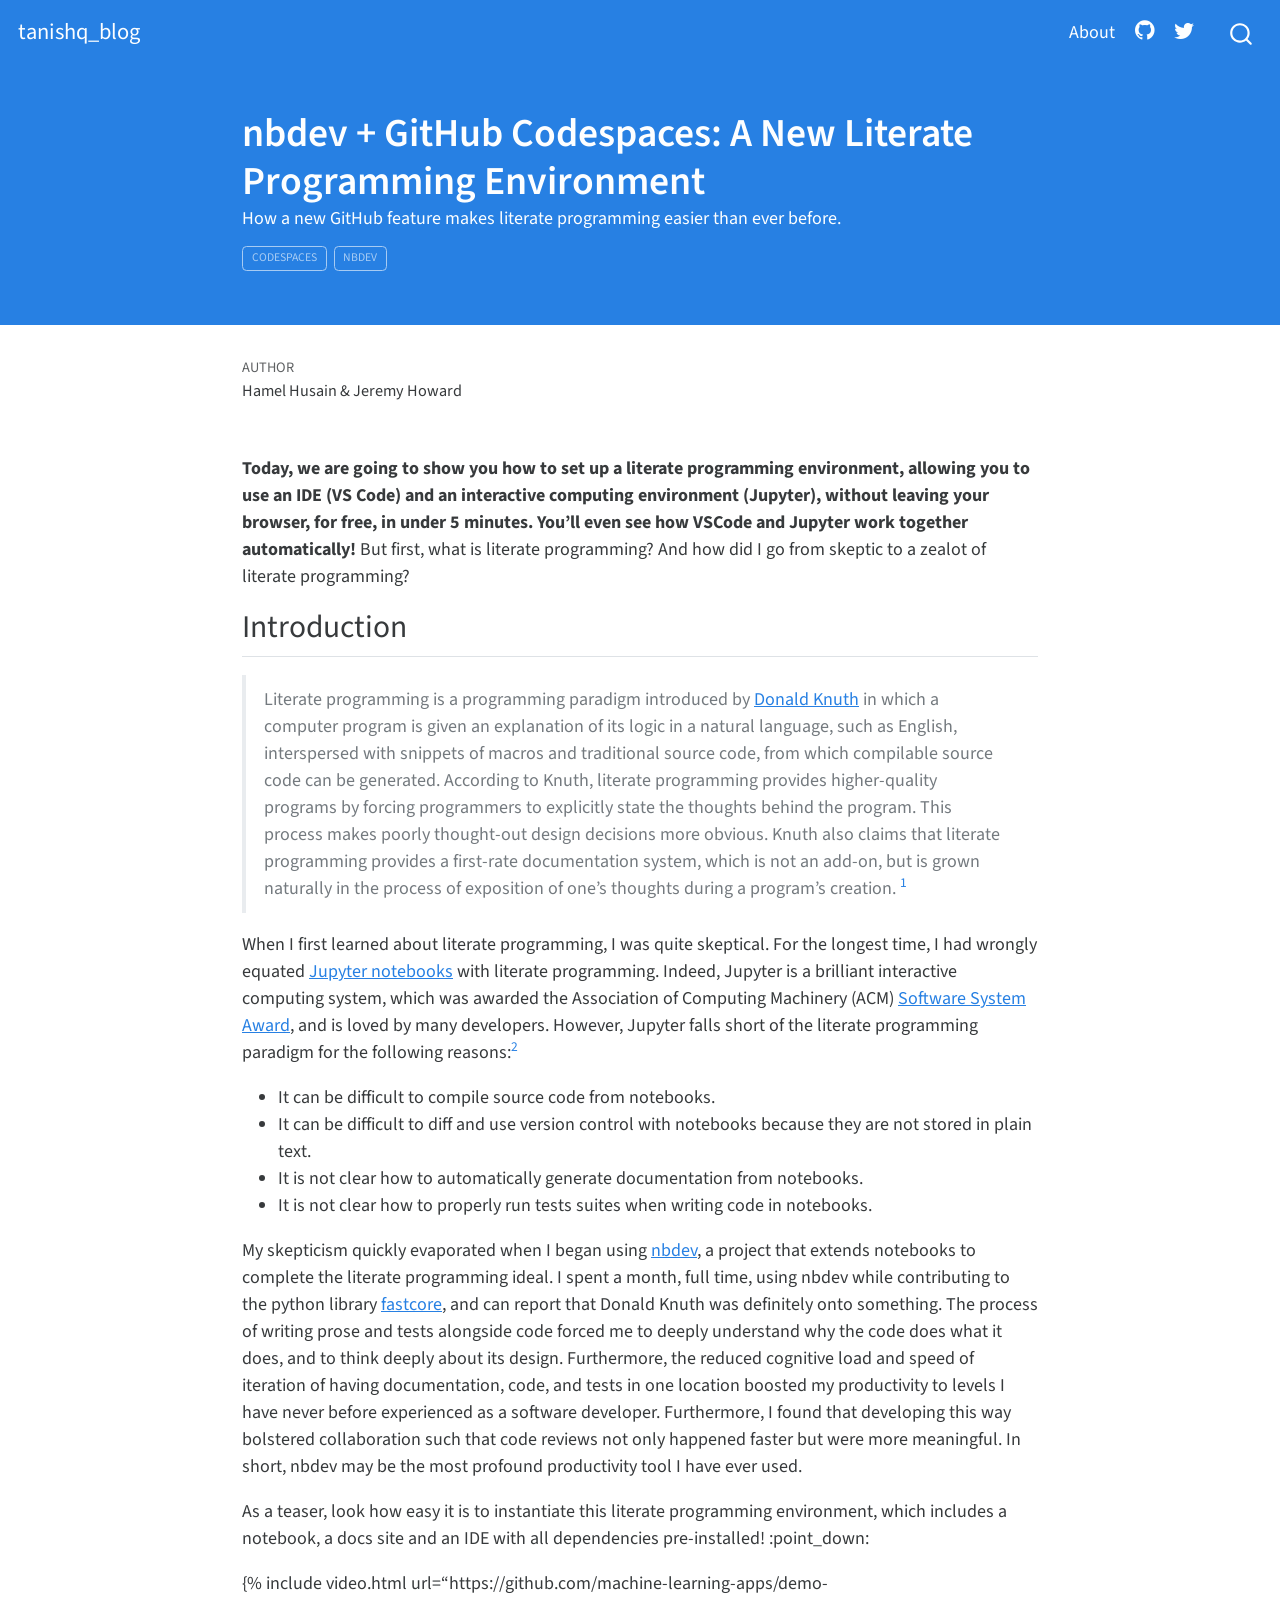
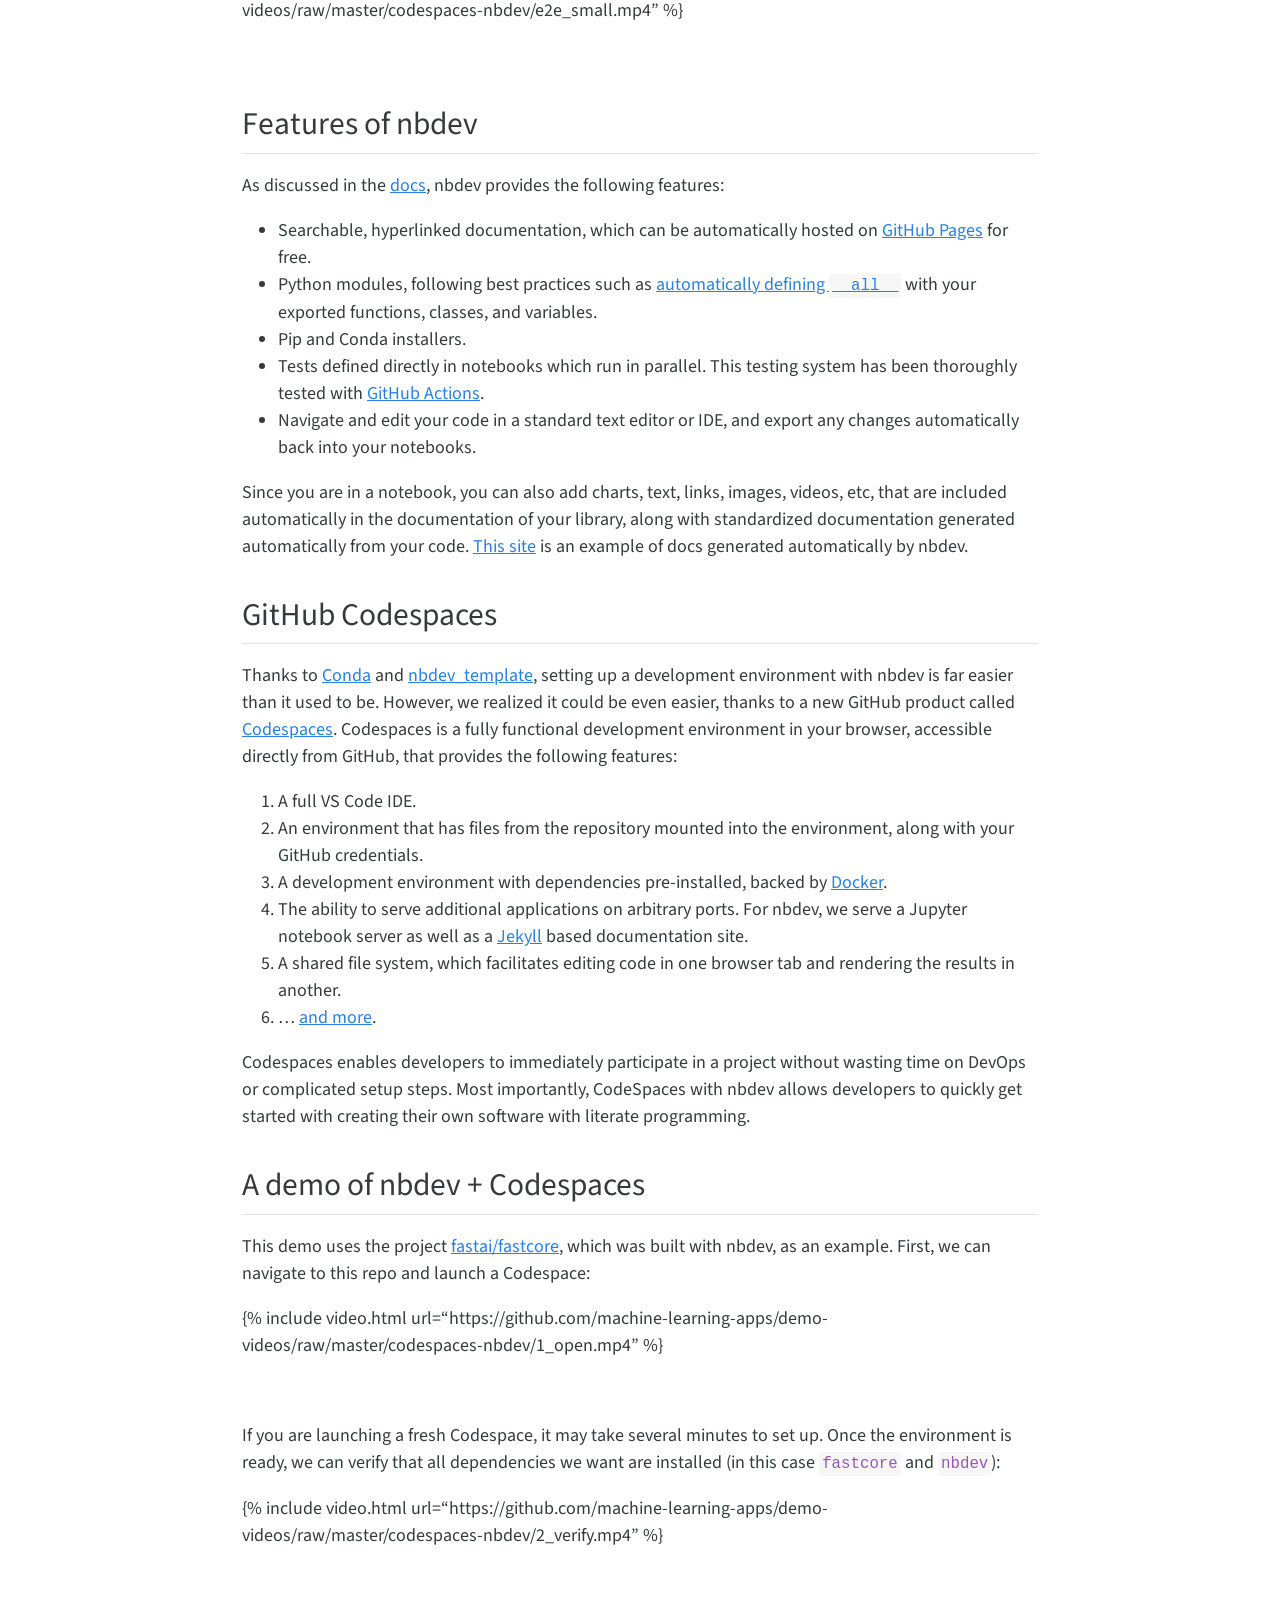
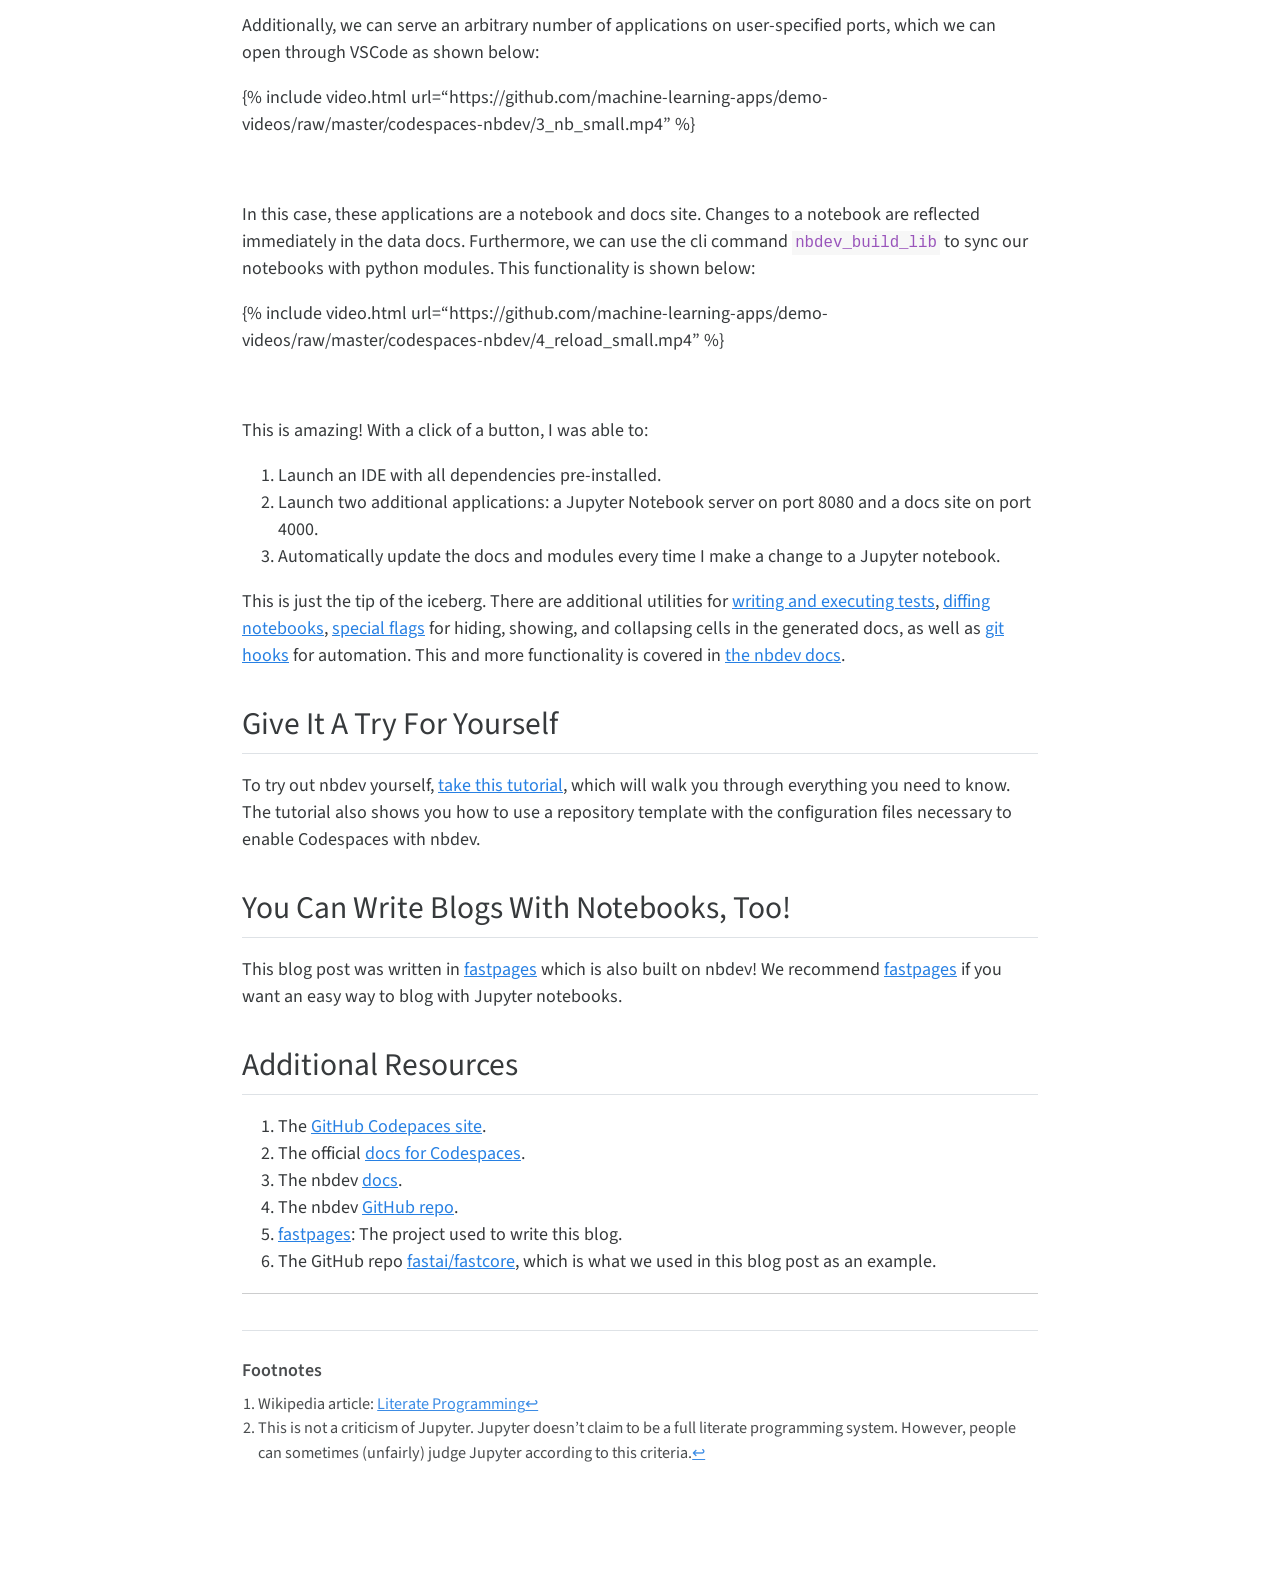
<file: codespaces/index.html>
<html xmlns="http://www.w3.org/1999/xhtml">
<head>
  <title>Redirect</title>
  <script type="text/javascript">
    var redirects = {"":"../posts/2020-12-10-codespaces.html"};
    var hash = window.location.hash.startsWith('#') ? window.location.hash.slice(1) : window.location.hash;
    var redirect = redirects[hash] || redirects[""] || "/";
    window.document.title = 'Redirect to  ' +  redirect;
    window.location.replace(redirect);
  </script>
</head>
<body>
</body>
</html>
</file>
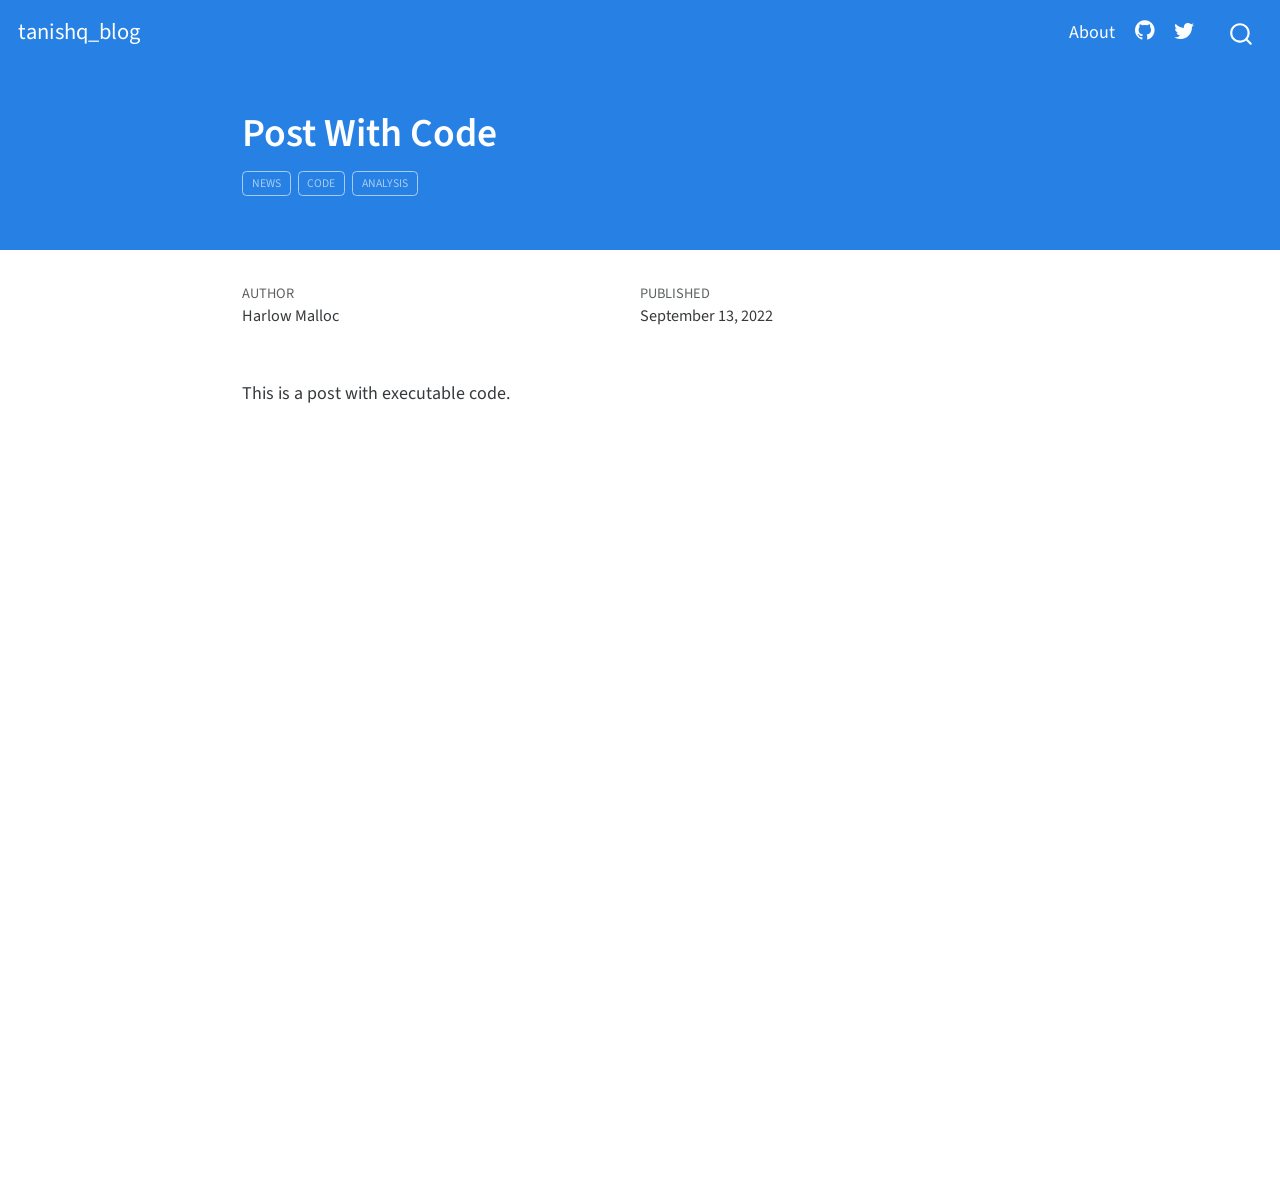
<file: posts/post-with-code/index.html>
<!DOCTYPE html>
<html xmlns="http://www.w3.org/1999/xhtml" lang="en" xml:lang="en"><head>

<meta charset="utf-8">
<meta name="generator" content="quarto-1.2.101">

<meta name="viewport" content="width=device-width, initial-scale=1.0, user-scalable=yes">

<meta name="author" content="Harlow Malloc">
<meta name="dcterms.date" content="2022-09-13">

<title>tanishq_blog - Post With Code</title>
<style>
code{white-space: pre-wrap;}
span.smallcaps{font-variant: small-caps;}
div.columns{display: flex; gap: min(4vw, 1.5em);}
div.column{flex: auto; overflow-x: auto;}
div.hanging-indent{margin-left: 1.5em; text-indent: -1.5em;}
ul.task-list{list-style: none;}
ul.task-list li input[type="checkbox"] {
  width: 0.8em;
  margin: 0 0.8em 0.2em -1.6em;
  vertical-align: middle;
}
</style>


<script src="../../site_libs/quarto-nav/quarto-nav.js"></script>
<script src="../../site_libs/quarto-nav/headroom.min.js"></script>
<script src="../../site_libs/clipboard/clipboard.min.js"></script>
<script src="../../site_libs/quarto-search/autocomplete.umd.js"></script>
<script src="../../site_libs/quarto-search/fuse.min.js"></script>
<script src="../../site_libs/quarto-search/quarto-search.js"></script>
<meta name="quarto:offset" content="../../">
<script src="../../site_libs/quarto-html/quarto.js"></script>
<script src="../../site_libs/quarto-html/popper.min.js"></script>
<script src="../../site_libs/quarto-html/tippy.umd.min.js"></script>
<script src="../../site_libs/quarto-html/anchor.min.js"></script>
<link href="../../site_libs/quarto-html/tippy.css" rel="stylesheet">
<link href="../../site_libs/quarto-html/quarto-syntax-highlighting.css" rel="stylesheet" id="quarto-text-highlighting-styles">
<script src="../../site_libs/bootstrap/bootstrap.min.js"></script>
<link href="../../site_libs/bootstrap/bootstrap-icons.css" rel="stylesheet">
<link href="../../site_libs/bootstrap/bootstrap.min.css" rel="stylesheet" id="quarto-bootstrap" data-mode="light">
<script id="quarto-search-options" type="application/json">{
  "location": "navbar",
  "copy-button": false,
  "collapse-after": 3,
  "panel-placement": "end",
  "type": "overlay",
  "limit": 20,
  "language": {
    "search-no-results-text": "No results",
    "search-matching-documents-text": "matching documents",
    "search-copy-link-title": "Copy link to search",
    "search-hide-matches-text": "Hide additional matches",
    "search-more-match-text": "more match in this document",
    "search-more-matches-text": "more matches in this document",
    "search-clear-button-title": "Clear",
    "search-detached-cancel-button-title": "Cancel",
    "search-submit-button-title": "Submit"
  }
}</script>


<link rel="stylesheet" href="../../styles.css">
</head>

<body class="nav-fixed fullcontent">

<div id="quarto-search-results"></div>
  <header id="quarto-header" class="headroom fixed-top">
    <nav class="navbar navbar-expand-lg navbar-dark ">
      <div class="navbar-container container-fluid">
      <div class="navbar-brand-container">
    <a class="navbar-brand" href="../../index.html">
    <span class="navbar-title">tanishq_blog</span>
    </a>
  </div>
          <button class="navbar-toggler" type="button" data-bs-toggle="collapse" data-bs-target="#navbarCollapse" aria-controls="navbarCollapse" aria-expanded="false" aria-label="Toggle navigation" onclick="if (window.quartoToggleHeadroom) { window.quartoToggleHeadroom(); }">
  <span class="navbar-toggler-icon"></span>
</button>
          <div class="collapse navbar-collapse" id="navbarCollapse">
            <ul class="navbar-nav navbar-nav-scroll ms-auto">
  <li class="nav-item">
    <a class="nav-link" href="../../about.html">About</a>
  </li>  
  <li class="nav-item compact">
    <a class="nav-link" href="https://github.com/"><i class="bi bi-github" role="img">
</i> 
 </a>
  </li>  
  <li class="nav-item compact">
    <a class="nav-link" href="https://twitter.com"><i class="bi bi-twitter" role="img">
</i> 
 </a>
  </li>  
</ul>
              <div id="quarto-search" class="" title="Search"></div>
          </div> <!-- /navcollapse -->
      </div> <!-- /container-fluid -->
    </nav>
</header>
<!-- content -->
<header id="title-block-header" class="quarto-title-block default page-columns page-full">
  <div class="quarto-title-banner page-columns page-full">
    <div class="quarto-title column-body">
      <h1 class="title">Post With Code</h1>
                                <div class="quarto-categories">
                <div class="quarto-category">news</div>
                <div class="quarto-category">code</div>
                <div class="quarto-category">analysis</div>
              </div>
                  </div>
  </div>
    
  
  <div class="quarto-title-meta">

      <div>
      <div class="quarto-title-meta-heading">Author</div>
      <div class="quarto-title-meta-contents">
               <p>Harlow Malloc </p>
            </div>
    </div>
      
      <div>
      <div class="quarto-title-meta-heading">Published</div>
      <div class="quarto-title-meta-contents">
        <p class="date">September 13, 2022</p>
      </div>
    </div>
      
    </div>
    
  
  </header><div id="quarto-content" class="quarto-container page-columns page-rows-contents page-layout-article page-navbar">
<!-- sidebar -->
<!-- margin-sidebar -->
    
<!-- main -->
<main class="content quarto-banner-title-block" id="quarto-document-content">




<p>This is a post with executable code.</p>



</main> <!-- /main -->
<script id="quarto-html-after-body" type="application/javascript">
window.document.addEventListener("DOMContentLoaded", function (event) {
  const toggleBodyColorMode = (bsSheetEl) => {
    const mode = bsSheetEl.getAttribute("data-mode");
    const bodyEl = window.document.querySelector("body");
    if (mode === "dark") {
      bodyEl.classList.add("quarto-dark");
      bodyEl.classList.remove("quarto-light");
    } else {
      bodyEl.classList.add("quarto-light");
      bodyEl.classList.remove("quarto-dark");
    }
  }
  const toggleBodyColorPrimary = () => {
    const bsSheetEl = window.document.querySelector("link#quarto-bootstrap");
    if (bsSheetEl) {
      toggleBodyColorMode(bsSheetEl);
    }
  }
  toggleBodyColorPrimary();  
  const icon = "";
  const anchorJS = new window.AnchorJS();
  anchorJS.options = {
    placement: 'right',
    icon: icon
  };
  anchorJS.add('.anchored');
  const clipboard = new window.ClipboardJS('.code-copy-button', {
    target: function(trigger) {
      return trigger.previousElementSibling;
    }
  });
  clipboard.on('success', function(e) {
    // button target
    const button = e.trigger;
    // don't keep focus
    button.blur();
    // flash "checked"
    button.classList.add('code-copy-button-checked');
    var currentTitle = button.getAttribute("title");
    button.setAttribute("title", "Copied!");
    setTimeout(function() {
      button.setAttribute("title", currentTitle);
      button.classList.remove('code-copy-button-checked');
    }, 1000);
    // clear code selection
    e.clearSelection();
  });
  function tippyHover(el, contentFn) {
    const config = {
      allowHTML: true,
      content: contentFn,
      maxWidth: 500,
      delay: 100,
      arrow: false,
      appendTo: function(el) {
          return el.parentElement;
      },
      interactive: true,
      interactiveBorder: 10,
      theme: 'quarto',
      placement: 'bottom-start'
    };
    window.tippy(el, config); 
  }
  const noterefs = window.document.querySelectorAll('a[role="doc-noteref"]');
  for (var i=0; i<noterefs.length; i++) {
    const ref = noterefs[i];
    tippyHover(ref, function() {
      // use id or data attribute instead here
      let href = ref.getAttribute('data-footnote-href') || ref.getAttribute('href');
      try { href = new URL(href).hash; } catch {}
      const id = href.replace(/^#\/?/, "");
      const note = window.document.getElementById(id);
      return note.innerHTML;
    });
  }
  var bibliorefs = window.document.querySelectorAll('a[role="doc-biblioref"]');
  for (var i=0; i<bibliorefs.length; i++) {
    const ref = bibliorefs[i];
    const cites = ref.parentNode.getAttribute('data-cites').split(' ');
    tippyHover(ref, function() {
      var popup = window.document.createElement('div');
      cites.forEach(function(cite) {
        var citeDiv = window.document.createElement('div');
        citeDiv.classList.add('hanging-indent');
        citeDiv.classList.add('csl-entry');
        var biblioDiv = window.document.getElementById('ref-' + cite);
        if (biblioDiv) {
          citeDiv.innerHTML = biblioDiv.innerHTML;
        }
        popup.appendChild(citeDiv);
      });
      return popup.innerHTML;
    });
  }
});
</script>
</div> <!-- /content -->



</body></html>
</file>
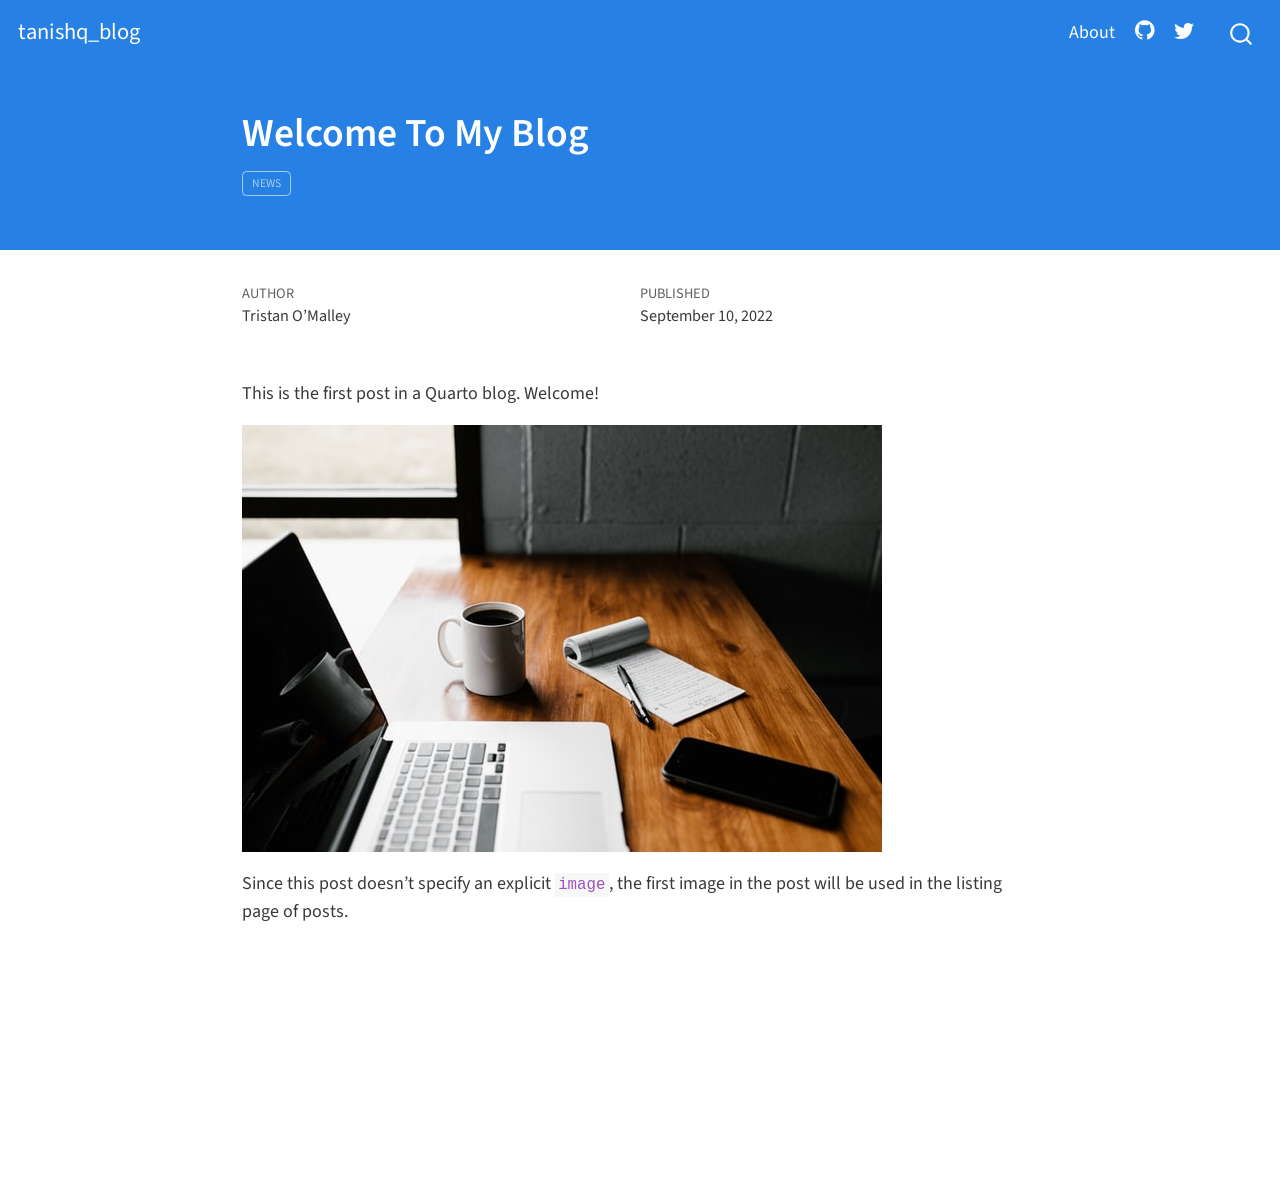
<file: posts/welcome/index.html>
<!DOCTYPE html>
<html xmlns="http://www.w3.org/1999/xhtml" lang="en" xml:lang="en"><head>

<meta charset="utf-8">
<meta name="generator" content="quarto-1.2.101">

<meta name="viewport" content="width=device-width, initial-scale=1.0, user-scalable=yes">

<meta name="author" content="Tristan O’Malley">
<meta name="dcterms.date" content="2022-09-10">

<title>tanishq_blog - Welcome To My Blog</title>
<style>
code{white-space: pre-wrap;}
span.smallcaps{font-variant: small-caps;}
div.columns{display: flex; gap: min(4vw, 1.5em);}
div.column{flex: auto; overflow-x: auto;}
div.hanging-indent{margin-left: 1.5em; text-indent: -1.5em;}
ul.task-list{list-style: none;}
ul.task-list li input[type="checkbox"] {
  width: 0.8em;
  margin: 0 0.8em 0.2em -1.6em;
  vertical-align: middle;
}
</style>


<script src="../../site_libs/quarto-nav/quarto-nav.js"></script>
<script src="../../site_libs/quarto-nav/headroom.min.js"></script>
<script src="../../site_libs/clipboard/clipboard.min.js"></script>
<script src="../../site_libs/quarto-search/autocomplete.umd.js"></script>
<script src="../../site_libs/quarto-search/fuse.min.js"></script>
<script src="../../site_libs/quarto-search/quarto-search.js"></script>
<meta name="quarto:offset" content="../../">
<script src="../../site_libs/quarto-html/quarto.js"></script>
<script src="../../site_libs/quarto-html/popper.min.js"></script>
<script src="../../site_libs/quarto-html/tippy.umd.min.js"></script>
<script src="../../site_libs/quarto-html/anchor.min.js"></script>
<link href="../../site_libs/quarto-html/tippy.css" rel="stylesheet">
<link href="../../site_libs/quarto-html/quarto-syntax-highlighting.css" rel="stylesheet" id="quarto-text-highlighting-styles">
<script src="../../site_libs/bootstrap/bootstrap.min.js"></script>
<link href="../../site_libs/bootstrap/bootstrap-icons.css" rel="stylesheet">
<link href="../../site_libs/bootstrap/bootstrap.min.css" rel="stylesheet" id="quarto-bootstrap" data-mode="light">
<script id="quarto-search-options" type="application/json">{
  "location": "navbar",
  "copy-button": false,
  "collapse-after": 3,
  "panel-placement": "end",
  "type": "overlay",
  "limit": 20,
  "language": {
    "search-no-results-text": "No results",
    "search-matching-documents-text": "matching documents",
    "search-copy-link-title": "Copy link to search",
    "search-hide-matches-text": "Hide additional matches",
    "search-more-match-text": "more match in this document",
    "search-more-matches-text": "more matches in this document",
    "search-clear-button-title": "Clear",
    "search-detached-cancel-button-title": "Cancel",
    "search-submit-button-title": "Submit"
  }
}</script>


<link rel="stylesheet" href="../../styles.css">
</head>

<body class="nav-fixed fullcontent">

<div id="quarto-search-results"></div>
  <header id="quarto-header" class="headroom fixed-top">
    <nav class="navbar navbar-expand-lg navbar-dark ">
      <div class="navbar-container container-fluid">
      <div class="navbar-brand-container">
    <a class="navbar-brand" href="../../index.html">
    <span class="navbar-title">tanishq_blog</span>
    </a>
  </div>
          <button class="navbar-toggler" type="button" data-bs-toggle="collapse" data-bs-target="#navbarCollapse" aria-controls="navbarCollapse" aria-expanded="false" aria-label="Toggle navigation" onclick="if (window.quartoToggleHeadroom) { window.quartoToggleHeadroom(); }">
  <span class="navbar-toggler-icon"></span>
</button>
          <div class="collapse navbar-collapse" id="navbarCollapse">
            <ul class="navbar-nav navbar-nav-scroll ms-auto">
  <li class="nav-item">
    <a class="nav-link" href="../../about.html">About</a>
  </li>  
  <li class="nav-item compact">
    <a class="nav-link" href="https://github.com/"><i class="bi bi-github" role="img">
</i> 
 </a>
  </li>  
  <li class="nav-item compact">
    <a class="nav-link" href="https://twitter.com"><i class="bi bi-twitter" role="img">
</i> 
 </a>
  </li>  
</ul>
              <div id="quarto-search" class="" title="Search"></div>
          </div> <!-- /navcollapse -->
      </div> <!-- /container-fluid -->
    </nav>
</header>
<!-- content -->
<header id="title-block-header" class="quarto-title-block default page-columns page-full">
  <div class="quarto-title-banner page-columns page-full">
    <div class="quarto-title column-body">
      <h1 class="title">Welcome To My Blog</h1>
                                <div class="quarto-categories">
                <div class="quarto-category">news</div>
              </div>
                  </div>
  </div>
    
  
  <div class="quarto-title-meta">

      <div>
      <div class="quarto-title-meta-heading">Author</div>
      <div class="quarto-title-meta-contents">
               <p>Tristan O’Malley </p>
            </div>
    </div>
      
      <div>
      <div class="quarto-title-meta-heading">Published</div>
      <div class="quarto-title-meta-contents">
        <p class="date">September 10, 2022</p>
      </div>
    </div>
      
    </div>
    
  
  </header><div id="quarto-content" class="quarto-container page-columns page-rows-contents page-layout-article page-navbar">
<!-- sidebar -->
<!-- margin-sidebar -->
    
<!-- main -->
<main class="content quarto-banner-title-block" id="quarto-document-content">




<p>This is the first post in a Quarto blog. Welcome!</p>
<p><img src="thumbnail.jpg" class="img-fluid"></p>
<p>Since this post doesn’t specify an explicit <code>image</code>, the first image in the post will be used in the listing page of posts.</p>



</main> <!-- /main -->
<script id="quarto-html-after-body" type="application/javascript">
window.document.addEventListener("DOMContentLoaded", function (event) {
  const toggleBodyColorMode = (bsSheetEl) => {
    const mode = bsSheetEl.getAttribute("data-mode");
    const bodyEl = window.document.querySelector("body");
    if (mode === "dark") {
      bodyEl.classList.add("quarto-dark");
      bodyEl.classList.remove("quarto-light");
    } else {
      bodyEl.classList.add("quarto-light");
      bodyEl.classList.remove("quarto-dark");
    }
  }
  const toggleBodyColorPrimary = () => {
    const bsSheetEl = window.document.querySelector("link#quarto-bootstrap");
    if (bsSheetEl) {
      toggleBodyColorMode(bsSheetEl);
    }
  }
  toggleBodyColorPrimary();  
  const icon = "";
  const anchorJS = new window.AnchorJS();
  anchorJS.options = {
    placement: 'right',
    icon: icon
  };
  anchorJS.add('.anchored');
  const clipboard = new window.ClipboardJS('.code-copy-button', {
    target: function(trigger) {
      return trigger.previousElementSibling;
    }
  });
  clipboard.on('success', function(e) {
    // button target
    const button = e.trigger;
    // don't keep focus
    button.blur();
    // flash "checked"
    button.classList.add('code-copy-button-checked');
    var currentTitle = button.getAttribute("title");
    button.setAttribute("title", "Copied!");
    setTimeout(function() {
      button.setAttribute("title", currentTitle);
      button.classList.remove('code-copy-button-checked');
    }, 1000);
    // clear code selection
    e.clearSelection();
  });
  function tippyHover(el, contentFn) {
    const config = {
      allowHTML: true,
      content: contentFn,
      maxWidth: 500,
      delay: 100,
      arrow: false,
      appendTo: function(el) {
          return el.parentElement;
      },
      interactive: true,
      interactiveBorder: 10,
      theme: 'quarto',
      placement: 'bottom-start'
    };
    window.tippy(el, config); 
  }
  const noterefs = window.document.querySelectorAll('a[role="doc-noteref"]');
  for (var i=0; i<noterefs.length; i++) {
    const ref = noterefs[i];
    tippyHover(ref, function() {
      // use id or data attribute instead here
      let href = ref.getAttribute('data-footnote-href') || ref.getAttribute('href');
      try { href = new URL(href).hash; } catch {}
      const id = href.replace(/^#\/?/, "");
      const note = window.document.getElementById(id);
      return note.innerHTML;
    });
  }
  var bibliorefs = window.document.querySelectorAll('a[role="doc-biblioref"]');
  for (var i=0; i<bibliorefs.length; i++) {
    const ref = bibliorefs[i];
    const cites = ref.parentNode.getAttribute('data-cites').split(' ');
    tippyHover(ref, function() {
      var popup = window.document.createElement('div');
      cites.forEach(function(cite) {
        var citeDiv = window.document.createElement('div');
        citeDiv.classList.add('hanging-indent');
        citeDiv.classList.add('csl-entry');
        var biblioDiv = window.document.getElementById('ref-' + cite);
        if (biblioDiv) {
          citeDiv.innerHTML = biblioDiv.innerHTML;
        }
        popup.appendChild(citeDiv);
      });
      return popup.innerHTML;
    });
  }
});
</script>
</div> <!-- /content -->



</body></html>
</file>
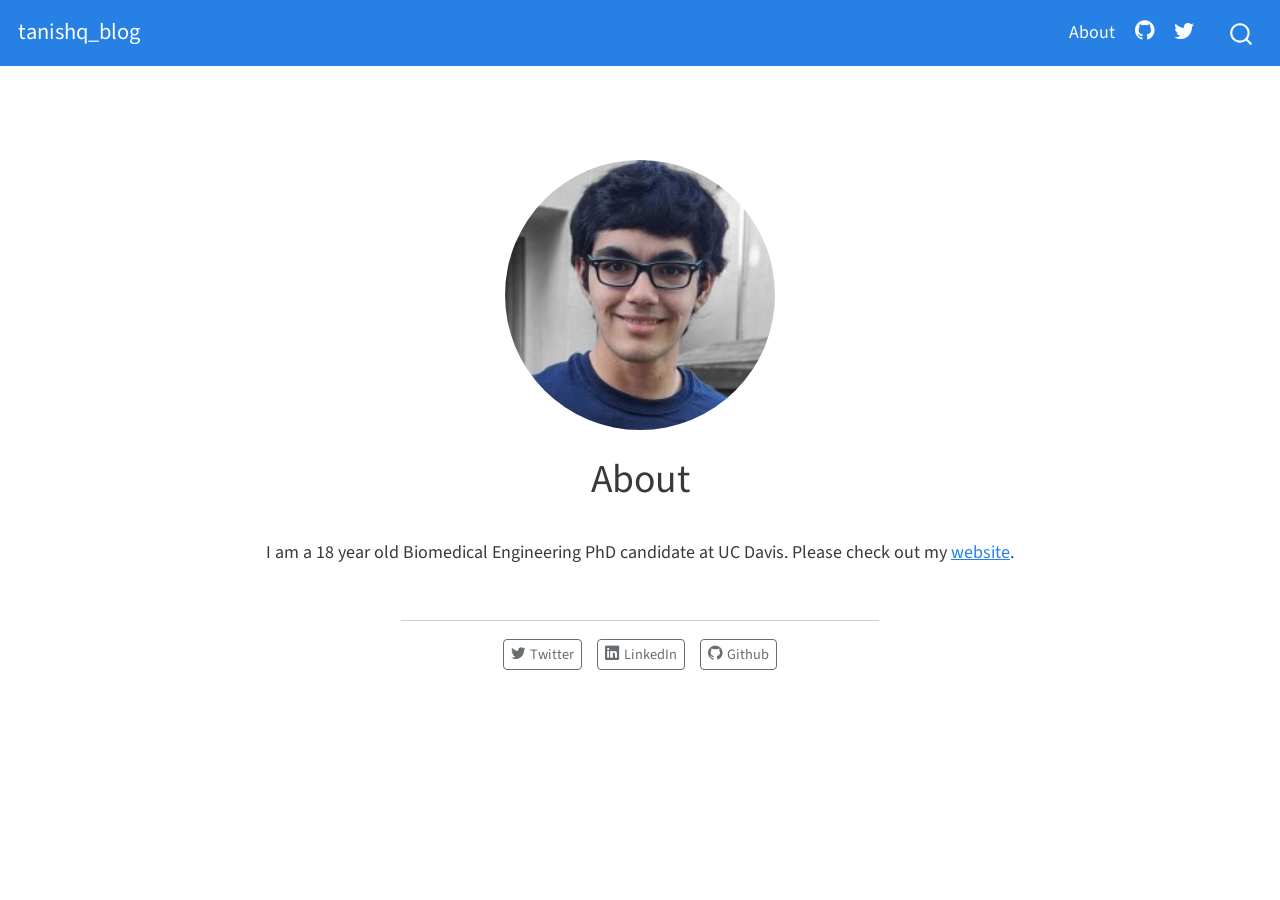
<file: about.html>
<!DOCTYPE html>
<html xmlns="http://www.w3.org/1999/xhtml" lang="en" xml:lang="en"><head>

<meta charset="utf-8">
<meta name="generator" content="quarto-1.2.101">

<meta name="viewport" content="width=device-width, initial-scale=1.0, user-scalable=yes">


<title>tanishq_blog - About</title>
<style>
code{white-space: pre-wrap;}
span.smallcaps{font-variant: small-caps;}
div.columns{display: flex; gap: min(4vw, 1.5em);}
div.column{flex: auto; overflow-x: auto;}
div.hanging-indent{margin-left: 1.5em; text-indent: -1.5em;}
ul.task-list{list-style: none;}
ul.task-list li input[type="checkbox"] {
  width: 0.8em;
  margin: 0 0.8em 0.2em -1.6em;
  vertical-align: middle;
}
</style>


<script src="site_libs/quarto-nav/quarto-nav.js"></script>
<script src="site_libs/quarto-nav/headroom.min.js"></script>
<script src="site_libs/clipboard/clipboard.min.js"></script>
<script src="site_libs/quarto-search/autocomplete.umd.js"></script>
<script src="site_libs/quarto-search/fuse.min.js"></script>
<script src="site_libs/quarto-search/quarto-search.js"></script>
<meta name="quarto:offset" content="./">
<script src="site_libs/quarto-html/quarto.js"></script>
<script src="site_libs/quarto-html/popper.min.js"></script>
<script src="site_libs/quarto-html/tippy.umd.min.js"></script>
<link href="site_libs/quarto-html/tippy.css" rel="stylesheet">
<link href="site_libs/quarto-html/quarto-syntax-highlighting.css" rel="stylesheet" id="quarto-text-highlighting-styles">
<script src="site_libs/bootstrap/bootstrap.min.js"></script>
<link href="site_libs/bootstrap/bootstrap-icons.css" rel="stylesheet">
<link href="site_libs/bootstrap/bootstrap.min.css" rel="stylesheet" id="quarto-bootstrap" data-mode="light">
<script id="quarto-search-options" type="application/json">{
  "location": "navbar",
  "copy-button": false,
  "collapse-after": 3,
  "panel-placement": "end",
  "type": "overlay",
  "limit": 20,
  "language": {
    "search-no-results-text": "No results",
    "search-matching-documents-text": "matching documents",
    "search-copy-link-title": "Copy link to search",
    "search-hide-matches-text": "Hide additional matches",
    "search-more-match-text": "more match in this document",
    "search-more-matches-text": "more matches in this document",
    "search-clear-button-title": "Clear",
    "search-detached-cancel-button-title": "Cancel",
    "search-submit-button-title": "Submit"
  }
}</script>


<link rel="stylesheet" href="styles.css">
</head>

<body class="nav-fixed fullcontent">

<div id="quarto-search-results"></div>
  <header id="quarto-header" class="headroom fixed-top">
    <nav class="navbar navbar-expand-lg navbar-dark ">
      <div class="navbar-container container-fluid">
      <div class="navbar-brand-container">
    <a class="navbar-brand" href="./index.html">
    <span class="navbar-title">tanishq_blog</span>
    </a>
  </div>
          <button class="navbar-toggler" type="button" data-bs-toggle="collapse" data-bs-target="#navbarCollapse" aria-controls="navbarCollapse" aria-expanded="false" aria-label="Toggle navigation" onclick="if (window.quartoToggleHeadroom) { window.quartoToggleHeadroom(); }">
  <span class="navbar-toggler-icon"></span>
</button>
          <div class="collapse navbar-collapse" id="navbarCollapse">
            <ul class="navbar-nav navbar-nav-scroll ms-auto">
  <li class="nav-item">
    <a class="nav-link active" href="./about.html" aria-current="page">About</a>
  </li>  
  <li class="nav-item compact">
    <a class="nav-link" href="https://github.com/"><i class="bi bi-github" role="img">
</i> 
 </a>
  </li>  
  <li class="nav-item compact">
    <a class="nav-link" href="https://twitter.com"><i class="bi bi-twitter" role="img">
</i> 
 </a>
  </li>  
</ul>
              <div id="quarto-search" class="" title="Search"></div>
          </div> <!-- /navcollapse -->
      </div> <!-- /container-fluid -->
    </nav>
</header>
<!-- content -->
<div id="quarto-content" class="quarto-container page-columns page-rows-contents page-layout-article page-navbar">
<!-- sidebar -->
<!-- margin-sidebar -->
    
<!-- main -->
<div class="quarto-about-jolla">
  <img src="profile.jpg" class="about-image
  round " style="height: 15em; width: 15em;">
 <header id="title-block-header" class="quarto-title-block default">
<div class="quarto-title">
<h1 class="title">About</h1>
</div>
<div class="quarto-title-meta">
  </div>
</header><main class="content" id="quarto-document-content">
<p>I am a 18 year old Biomedical Engineering PhD candidate at UC Davis. Please check out my <a href="https://tmabraham.github.io">website</a>.</p>


</main> 
  <hr class="about-sep">
   <div class="about-links">
  <a href="https://twitter.com" class="about-link">
    <i class="bi bi-twitter"></i>
     <span class="about-link-text">Twitter</span>
  </a>
  <a href="https://linkedin.com" class="about-link">
    <i class="bi bi-linkedin"></i>
     <span class="about-link-text">LinkedIn</span>
  </a>
  <a href="https://github.com" class="about-link">
    <i class="bi bi-github"></i>
     <span class="about-link-text">Github</span>
  </a>
</div>
</div>
 <!-- /main -->
<script id="quarto-html-after-body" type="application/javascript">
window.document.addEventListener("DOMContentLoaded", function (event) {
  const toggleBodyColorMode = (bsSheetEl) => {
    const mode = bsSheetEl.getAttribute("data-mode");
    const bodyEl = window.document.querySelector("body");
    if (mode === "dark") {
      bodyEl.classList.add("quarto-dark");
      bodyEl.classList.remove("quarto-light");
    } else {
      bodyEl.classList.add("quarto-light");
      bodyEl.classList.remove("quarto-dark");
    }
  }
  const toggleBodyColorPrimary = () => {
    const bsSheetEl = window.document.querySelector("link#quarto-bootstrap");
    if (bsSheetEl) {
      toggleBodyColorMode(bsSheetEl);
    }
  }
  toggleBodyColorPrimary();  
  const clipboard = new window.ClipboardJS('.code-copy-button', {
    target: function(trigger) {
      return trigger.previousElementSibling;
    }
  });
  clipboard.on('success', function(e) {
    // button target
    const button = e.trigger;
    // don't keep focus
    button.blur();
    // flash "checked"
    button.classList.add('code-copy-button-checked');
    var currentTitle = button.getAttribute("title");
    button.setAttribute("title", "Copied!");
    setTimeout(function() {
      button.setAttribute("title", currentTitle);
      button.classList.remove('code-copy-button-checked');
    }, 1000);
    // clear code selection
    e.clearSelection();
  });
  function tippyHover(el, contentFn) {
    const config = {
      allowHTML: true,
      content: contentFn,
      maxWidth: 500,
      delay: 100,
      arrow: false,
      appendTo: function(el) {
          return el.parentElement;
      },
      interactive: true,
      interactiveBorder: 10,
      theme: 'quarto',
      placement: 'bottom-start'
    };
    window.tippy(el, config); 
  }
  const noterefs = window.document.querySelectorAll('a[role="doc-noteref"]');
  for (var i=0; i<noterefs.length; i++) {
    const ref = noterefs[i];
    tippyHover(ref, function() {
      // use id or data attribute instead here
      let href = ref.getAttribute('data-footnote-href') || ref.getAttribute('href');
      try { href = new URL(href).hash; } catch {}
      const id = href.replace(/^#\/?/, "");
      const note = window.document.getElementById(id);
      return note.innerHTML;
    });
  }
  var bibliorefs = window.document.querySelectorAll('a[role="doc-biblioref"]');
  for (var i=0; i<bibliorefs.length; i++) {
    const ref = bibliorefs[i];
    const cites = ref.parentNode.getAttribute('data-cites').split(' ');
    tippyHover(ref, function() {
      var popup = window.document.createElement('div');
      cites.forEach(function(cite) {
        var citeDiv = window.document.createElement('div');
        citeDiv.classList.add('hanging-indent');
        citeDiv.classList.add('csl-entry');
        var biblioDiv = window.document.getElementById('ref-' + cite);
        if (biblioDiv) {
          citeDiv.innerHTML = biblioDiv.innerHTML;
        }
        popup.appendChild(citeDiv);
      });
      return popup.innerHTML;
    });
  }
});
</script>
</div> <!-- /content -->



</body></html>
</file>
<file: site_libs/quarto-html/tippy.css>
.tippy-box[data-animation=fade][data-state=hidden]{opacity:0}[data-tippy-root]{max-width:calc(100vw - 10px)}.tippy-box{position:relative;background-color:#333;color:#fff;border-radius:4px;font-size:14px;line-height:1.4;white-space:normal;outline:0;transition-property:transform,visibility,opacity}.tippy-box[data-placement^=top]>.tippy-arrow{bottom:0}.tippy-box[data-placement^=top]>.tippy-arrow:before{bottom:-7px;left:0;border-width:8px 8px 0;border-top-color:initial;transform-origin:center top}.tippy-box[data-placement^=bottom]>.tippy-arrow{top:0}.tippy-box[data-placement^=bottom]>.tippy-arrow:before{top:-7px;left:0;border-width:0 8px 8px;border-bottom-color:initial;transform-origin:center bottom}.tippy-box[data-placement^=left]>.tippy-arrow{right:0}.tippy-box[data-placement^=left]>.tippy-arrow:before{border-width:8px 0 8px 8px;border-left-color:initial;right:-7px;transform-origin:center left}.tippy-box[data-placement^=right]>.tippy-arrow{left:0}.tippy-box[data-placement^=right]>.tippy-arrow:before{left:-7px;border-width:8px 8px 8px 0;border-right-color:initial;transform-origin:center right}.tippy-box[data-inertia][data-state=visible]{transition-timing-function:cubic-bezier(.54,1.5,.38,1.11)}.tippy-arrow{width:16px;height:16px;color:#333}.tippy-arrow:before{content:"";position:absolute;border-color:transparent;border-style:solid}.tippy-content{position:relative;padding:5px 9px;z-index:1}
</file>
<file: site_libs/quarto-html/quarto-syntax-highlighting.css>
/* quarto syntax highlight colors */
:root {
  --quarto-hl-ot-color: #003B4F;
  --quarto-hl-at-color: #657422;
  --quarto-hl-ss-color: #20794D;
  --quarto-hl-an-color: #5E5E5E;
  --quarto-hl-fu-color: #4758AB;
  --quarto-hl-st-color: #20794D;
  --quarto-hl-cf-color: #003B4F;
  --quarto-hl-op-color: #5E5E5E;
  --quarto-hl-er-color: #AD0000;
  --quarto-hl-bn-color: #AD0000;
  --quarto-hl-al-color: #AD0000;
  --quarto-hl-va-color: #111111;
  --quarto-hl-bu-color: inherit;
  --quarto-hl-ex-color: inherit;
  --quarto-hl-pp-color: #AD0000;
  --quarto-hl-in-color: #5E5E5E;
  --quarto-hl-vs-color: #20794D;
  --quarto-hl-wa-color: #5E5E5E;
  --quarto-hl-do-color: #5E5E5E;
  --quarto-hl-im-color: #00769E;
  --quarto-hl-ch-color: #20794D;
  --quarto-hl-dt-color: #AD0000;
  --quarto-hl-fl-color: #AD0000;
  --quarto-hl-co-color: #5E5E5E;
  --quarto-hl-cv-color: #5E5E5E;
  --quarto-hl-cn-color: #8f5902;
  --quarto-hl-sc-color: #5E5E5E;
  --quarto-hl-dv-color: #AD0000;
  --quarto-hl-kw-color: #003B4F;
}

/* other quarto variables */
:root {
  --quarto-font-monospace: SFMono-Regular, Menlo, Monaco, Consolas, "Liberation Mono", "Courier New", monospace;
}

pre > code.sourceCode > span {
  color: #003B4F;
}

code span {
  color: #003B4F;
}

code.sourceCode > span {
  color: #003B4F;
}

div.sourceCode,
div.sourceCode pre.sourceCode {
  color: #003B4F;
}

code span.ot {
  color: #003B4F;
}

code span.at {
  color: #657422;
}

code span.ss {
  color: #20794D;
}

code span.an {
  color: #5E5E5E;
}

code span.fu {
  color: #4758AB;
}

code span.st {
  color: #20794D;
}

code span.cf {
  color: #003B4F;
}

code span.op {
  color: #5E5E5E;
}

code span.er {
  color: #AD0000;
}

code span.bn {
  color: #AD0000;
}

code span.al {
  color: #AD0000;
}

code span.va {
  color: #111111;
}

code span.pp {
  color: #AD0000;
}

code span.in {
  color: #5E5E5E;
}

code span.vs {
  color: #20794D;
}

code span.wa {
  color: #5E5E5E;
  font-style: italic;
}

code span.do {
  color: #5E5E5E;
  font-style: italic;
}

code span.im {
  color: #00769E;
}

code span.ch {
  color: #20794D;
}

code span.dt {
  color: #AD0000;
}

code span.fl {
  color: #AD0000;
}

code span.co {
  color: #5E5E5E;
}

code span.cv {
  color: #5E5E5E;
  font-style: italic;
}

code span.cn {
  color: #8f5902;
}

code span.sc {
  color: #5E5E5E;
}

code span.dv {
  color: #AD0000;
}

code span.kw {
  color: #003B4F;
}

.prevent-inlining {
  content: "</";
}

/*# sourceMappingURL=debc5d5d77c3f9108843748ff7464032.css.map */
</file>
<file: styles.css>
/* css styles */
</file>
